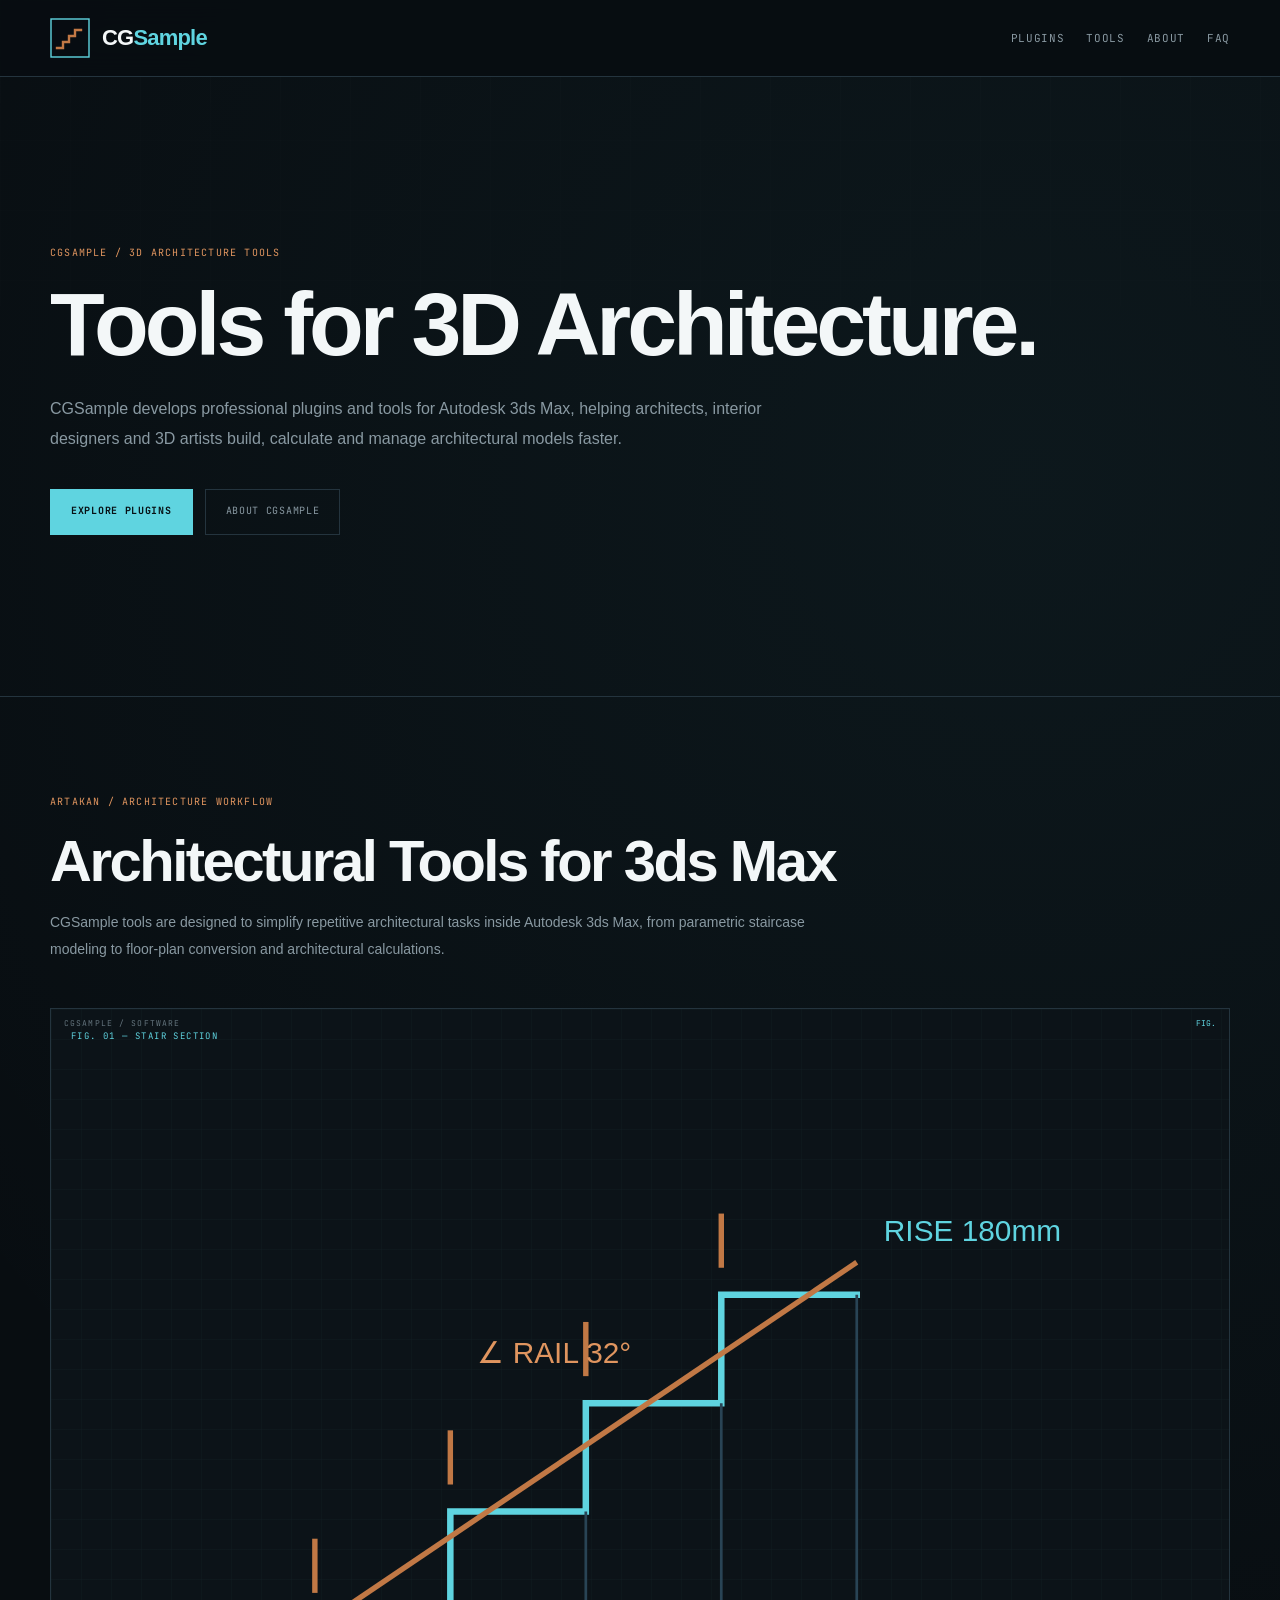
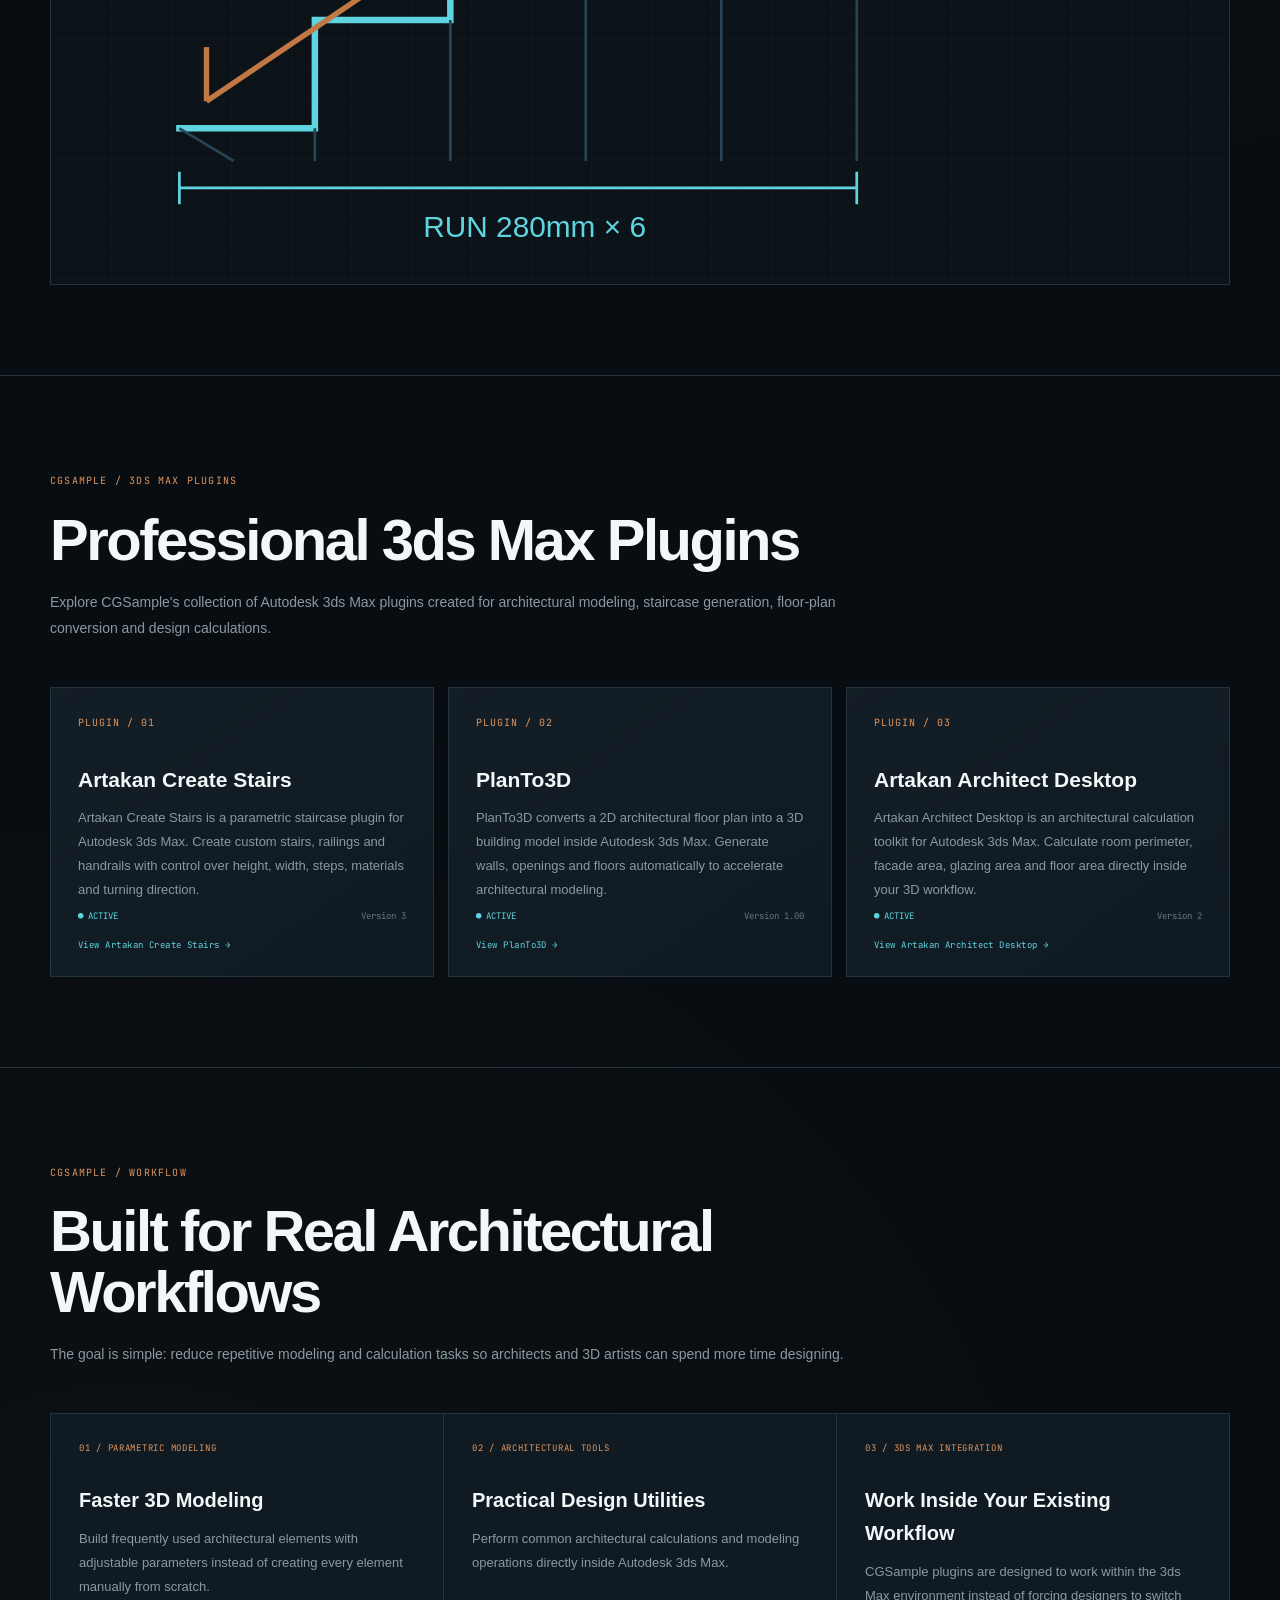
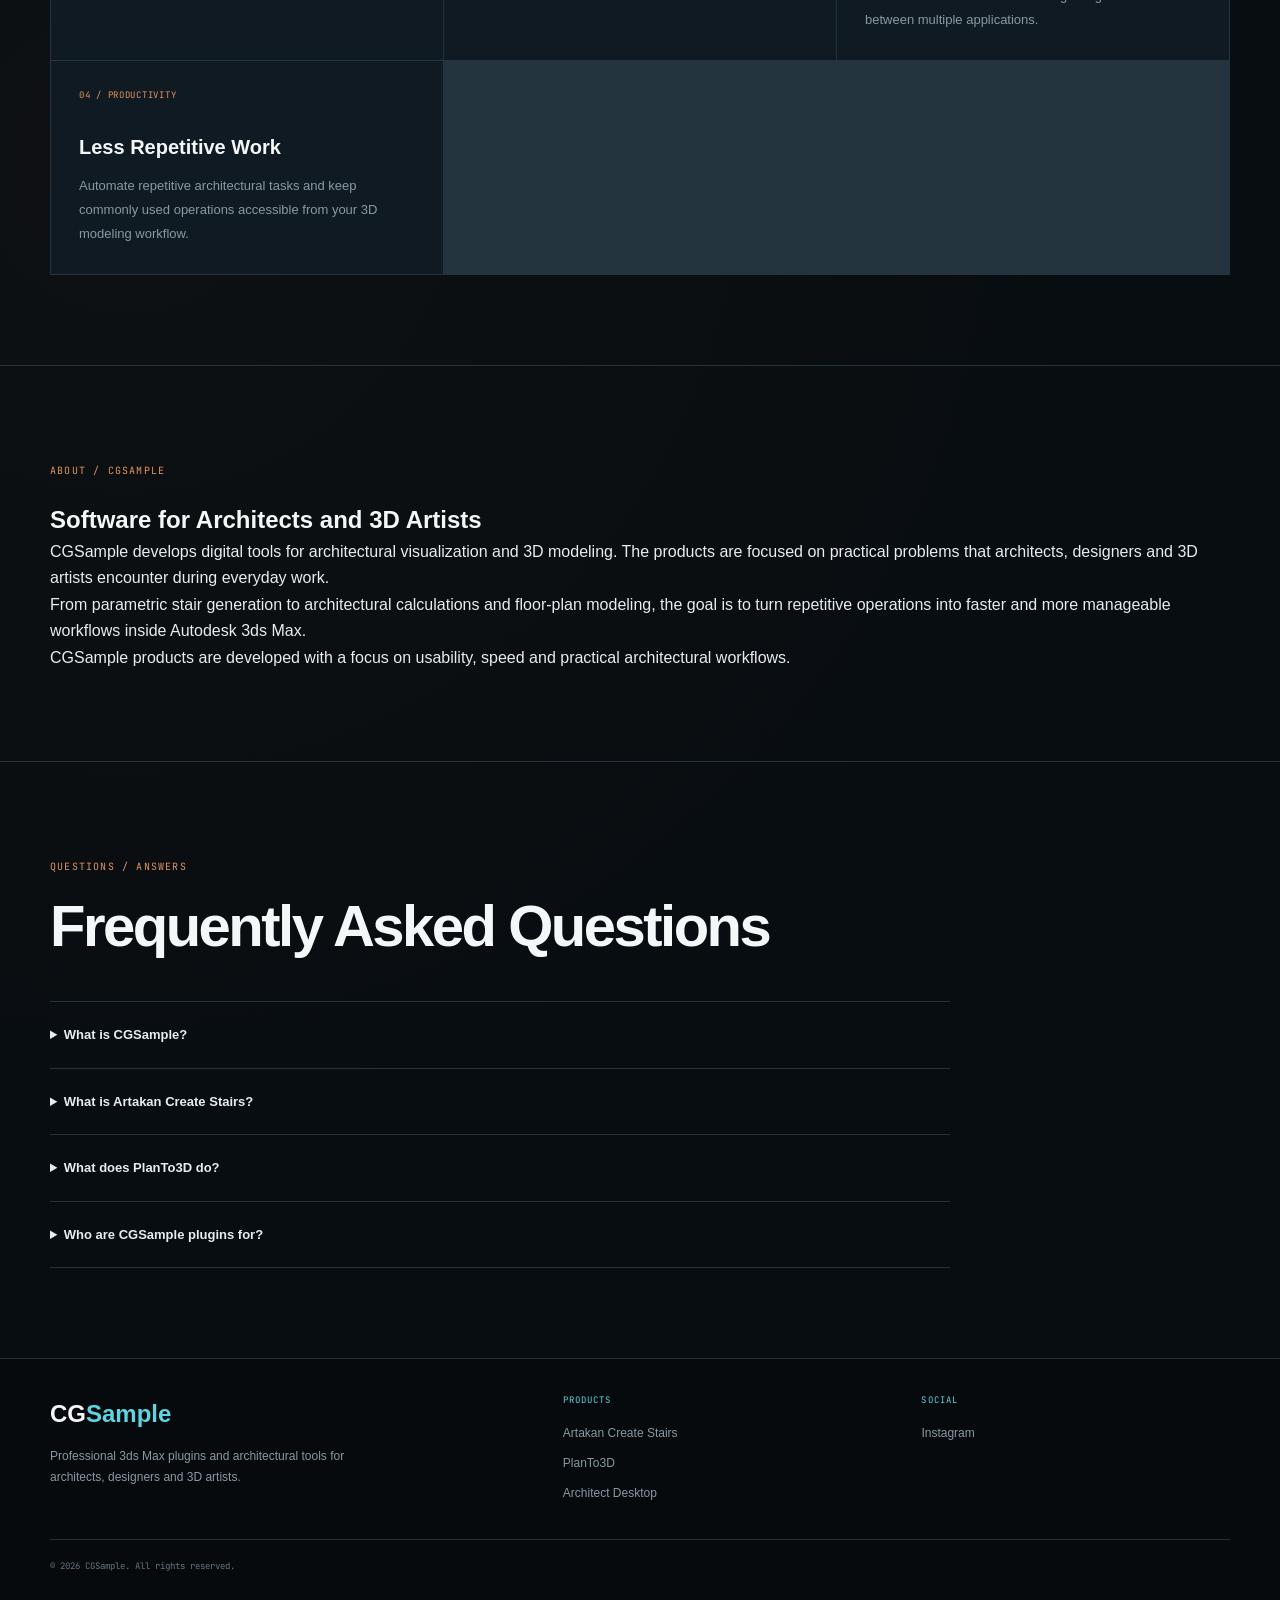
<file: index.html>
<!DOCTYPE html>
<html lang="en" dir="ltr">

<head>

  <!-- =========================
       BASIC SEO
  ========================== -->

  <meta charset="UTF-8">

  <meta
    name="viewport"
    content="width=device-width, initial-scale=1.0"
  >

  <title>
    CGSample — 3ds Max Plugins & Architectural Tools
  </title>

  <meta
    name="description"
    content="CGSample creates professional Autodesk 3ds Max plugins and architectural tools for architects, interior designers and 3D artists. Explore Artakan Create Stairs, PlanTo3D and Architect Desktop."
  >

  <meta
    name="robots"
    content="index, follow, max-image-preview:large, max-snippet:-1, max-video-preview:-1"
  >

  <meta
    name="author"
    content="CGSample"
  >

  <meta
    name="theme-color"
    content="#0b1117"
  >

  <link
    rel="canonical"
    href="https://cgsample.ir/"
  >


  <!-- =========================
       OPEN GRAPH
  ========================== -->

  <meta
    property="og:type"
    content="website"
  >

  <meta
    property="og:title"
    content="CGSample — 3ds Max Plugins & Architectural Tools"
  >

  <meta
    property="og:description"
    content="Professional Autodesk 3ds Max plugins for architecture, 3D modeling and design workflows."
  >

  <meta
    property="og:url"
    content="https://cgsample.ir/"
  >

  <meta
    property="og:site_name"
    content="CGSample"
  >

  <meta
    property="og:locale"
    content="en_US"
  >

  <!-- Replace with your real OG image -->
  <meta
    property="og:image"
    content="https://cgsample.ir/assets/cgsample.jpg"
  >

  <meta
    property="og:image:width"
    content="1200"
  >

  <meta
    property="og:image:height"
    content="630"
  >

  <meta
    property="og:image:alt"
    content="CGSample — Autodesk 3ds Max Plugins and Architectural Tools"
  >


  <!-- =========================
       TWITTER / X CARD
  ========================== -->

  <meta
    name="twitter:card"
    content="summary_large_image"
  >

  <meta
    name="twitter:title"
    content="CGSample — 3ds Max Plugins & Architectural Tools"
  >

  <meta
    name="twitter:description"
    content="Professional Autodesk 3ds Max plugins for architects, designers and 3D artists."
  >

  <meta
    name="twitter:image"
    content="https://cgsample.ir/assets/images/og-image.jpg"
  >


  <!-- =========================
       FAVICON
  ========================== -->

<link rel="icon" href="/assets/favicon.ico" sizes="any">
<link rel="icon" type="image/png" sizes="32x32" href="/assets/favicon-32.png">
<link rel="apple-touch-icon" sizes="180x180" href="/assets/favicon-180.png">


  <!-- =========================
       PRECONNECT / FONTS
  ========================== -->

  <link
    rel="preconnect"
    href="https://fonts.googleapis.com"
  >

  <link
    rel="preconnect"
    href="https://fonts.gstatic.com"
    crossorigin
  >

  <link
    href="https://fonts.googleapis.com/css2?family=JetBrains+Mono:wght@400;500;600;700&display=swap"
    rel="stylesheet"
  >


  <!-- =========================
       STRUCTURED DATA
  ========================== -->

  <script type="application/ld+json">
  {
    "@context": "https://schema.org",
    "@type": "Organization",
    "@id": "https://cgsample.ir/#organization",
    "name": "CGSample",
    "url": "https://cgsample.ir/",
    "logo": {
      "@type": "ImageObject",
      "url": "https://cgsample.ir/assets/images/logo.png"
    },
    "description": "CGSample creates professional Autodesk 3ds Max plugins and architectural tools for architects, interior designers and 3D artists."
  }
  </script>


  <script type="application/ld+json">
  {
    "@context": "https://schema.org",
    "@type": "WebSite",
    "@id": "https://cgsample.ir/#website",
    "url": "https://cgsample.ir/",
    "name": "CGSample",
    "publisher": {
      "@id": "https://cgsample.ir/#organization"
    }
  }
  </script>
<link rel="stylesheet" href="assets/style.css">
</head>


<body>


  <!-- =========================
       HEADER
  ========================== -->

  <header>

    <div class="container nav">

       <a href="/" class="tb-brand" aria-label="CGSample Home"><svg class="tb-mark" viewBox="0 0 40 40" fill="none" aria-hidden="true"><rect x="1" y="1" width="38" height="38" stroke="#5fd4e0" stroke-width="1.4"/><path d="M7 30h6v-6h6v-6h6v-6h6" stroke="#c17845" stroke-width="2.4" stroke-linecap="square"/></svg><span class="logo">CG<span>Sample</span></span></a>


      <nav aria-label="Main navigation">

        <a href="#plugins">
          Plugins
        </a>

        <a href="#tools">
          Tools
        </a>

        <a href="#about">
          About
        </a>

        <a href="#faq">
          FAQ
        </a>

      </nav>

    </div>

  </header>


  <main>


    <!-- =========================
         HERO
    ========================== -->

    <section class="hero">

      <div class="container">

        <span class="eyebrow">
          CGSAMPLE / 3D ARCHITECTURE TOOLS
        </span>

        <h1>
          Tools for
          <span>3D Architecture.</span>
        </h1>

        <p class="hero-description">
          CGSample develops professional plugins and tools for Autodesk
          3ds Max, helping architects, interior designers and 3D artists
          build, calculate and manage architectural models faster.
        </p>

        <div class="hero-actions">

          <a
            href="#plugins"
            class="btn btn-primary"
          >
            Explore Plugins
          </a>

          <a
            href="#about"
            class="btn btn-secondary"
          >
            About CGSample
          </a>

        </div>

      </div>

    </section>


    <!-- =========================
         STAIR SECTION
    ========================== -->

    <section
      id="tools"
      aria-labelledby="tools-title"
    >

      <div class="container">

        <div class="section-header">

          <span class="eyebrow">
            ARTAKAN / ARCHITECTURE WORKFLOW
          </span>

          <h2 id="tools-title">
            Architectural Tools for 3ds Max
          </h2>

          <p class="section-description">
            CGSample tools are designed to simplify repetitive architectural
            tasks inside Autodesk 3ds Max, from parametric staircase modeling
            to floor-plan conversion and architectural calculations.
          </p>

        </div>


        <div class="blueprint-card">

          <span class="tag">
            FIG. 01 — STAIR SECTION
          </span>

          <svg
            class="stair-draw"
            viewBox="0 0 420 300"
            fill="none"
            xmlns="http://www.w3.org/2000/svg"
            role="img"
            aria-labelledby="stair-drawing-title stair-drawing-desc"
          >

            <title id="stair-drawing-title">
              Parametric staircase section drawing
            </title>

            <desc id="stair-drawing-desc">
              Technical staircase section showing six steps,
              a 280 millimeter run, a 180 millimeter rise and
              a 32 degree railing angle.
            </desc>

            <path
              d="M40 250 H90 V210 H140 V170 H190 V130 H240 V90 H290"
              stroke="#5fd4e0"
              stroke-width="2.4"
              stroke-linecap="square"
            />

            <path
              d="M40 250 L60 262
                 M90 250 L90 262
                 M140 210 L140 262
                 M190 170 L190 262
                 M240 130 L240 262
                 M290 90 L290 262"
              stroke="#294455"
              stroke-width="1"
            />

            <path
              d="M50 240 L290 78"
              stroke="#c17845"
              stroke-width="2"
            />

            <line
              x1="50"
              y1="240"
              x2="50"
              y2="220"
              stroke="#c17845"
              stroke-width="2"
            />

            <line
              x1="90"
              y1="200"
              x2="90"
              y2="180"
              stroke="#c17845"
              stroke-width="2"
            />

            <line
              x1="140"
              y1="160"
              x2="140"
              y2="140"
              stroke="#c17845"
              stroke-width="2"
            />

            <line
              x1="190"
              y1="120"
              x2="190"
              y2="100"
              stroke="#c17845"
              stroke-width="2"
            />

            <line
              x1="240"
              y1="80"
              x2="240"
              y2="60"
              stroke="#c17845"
              stroke-width="2"
            />

            <line
              x1="40"
              y1="272"
              x2="290"
              y2="272"
              stroke="#5fd4e0"
              stroke-width="1"
            />

            <line
              x1="40"
              y1="266"
              x2="40"
              y2="278"
              stroke="#5fd4e0"
              stroke-width="1"
            />

            <line
              x1="290"
              y1="266"
              x2="290"
              y2="278"
              stroke="#5fd4e0"
              stroke-width="1"
            />

            <text
              class="dim-text"
              x="130"
              y="290"
              fill="#5fd4e0"
              font-size="11"
            >
              RUN 280mm × 6
            </text>

            <text
              class="dim-text"
              x="300"
              y="70"
              fill="#5fd4e0"
              font-size="11"
            >
              RISE 180mm
            </text>

            <text
              class="dim-text"
              x="150"
              y="115"
              fill="#e0955f"
              font-size="11"
            >
              ∠ RAIL 32°
            </text>

          </svg>

        </div>

      </div>

    </section>


    <!-- =========================
         PLUGINS
    ========================== -->

    <section
      id="plugins"
      aria-labelledby="plugins-title"
    >

      <div class="container">

        <div class="section-header">

          <span class="eyebrow">
            CGSAMPLE / 3DS MAX PLUGINS
          </span>

          <h2 id="plugins-title">
            Professional 3ds Max Plugins
          </h2>

          <p class="section-description">
            Explore CGSample's collection of Autodesk 3ds Max plugins
            created for architectural modeling, staircase generation,
            floor-plan conversion and design calculations.
          </p>

        </div>


        <div class="grid-3">


          <!-- CREATE STAIRS -->

          <article class="card">

            <span class="num">
              PLUGIN / 01
            </span>

            <h3>
              <a href="/plugin/artakan-create-stairs">
                Artakan Create Stairs
              </a>
            </h3>

            <p>
              Artakan Create Stairs is a parametric staircase plugin
              for Autodesk 3ds Max. Create custom stairs, railings
              and handrails with control over height, width, steps,
              materials and turning direction.
            </p>

            <div class="plugin-meta">

              <span
                class="status"
                aria-label="Plugin status: active"
              >
                ● ACTIVE
              </span>

              <span class="version">
                Version 3
              </span>

            </div>

            <a
              href="/plugin/artakan-create-stairs"
              class="card-link"
              aria-label="View Artakan Create Stairs"
            >
              View Artakan Create Stairs →
            </a>

          </article>


          <!-- PLANTO3D -->

          <article class="card">

            <span class="num">
              PLUGIN / 02
            </span>

            <h3>
              <a href="/plugin/planto3d">
                PlanTo3D
              </a>
            </h3>

            <p>
              PlanTo3D converts a 2D architectural floor plan into
              a 3D building model inside Autodesk 3ds Max. Generate
              walls, openings and floors automatically to accelerate
              architectural modeling.
            </p>

            <div class="plugin-meta">

              <span
                class="status"
                aria-label="Plugin status: active"
              >
                ● ACTIVE
              </span>

              <span class="version">
                Version 1.00
              </span>

            </div>

            <a
              href="/plugin/planto3d"
              class="card-link"
              aria-label="View PlanTo3D"
            >
              View PlanTo3D →
            </a>

          </article>


          <!-- ARCHITECT DESKTOP -->

          <article class="card">

            <span class="num">
              PLUGIN / 03
            </span>

            <h3>
              <a href="/plugin/artakan-architect-desktop">
                Artakan Architect Desktop
              </a>
            </h3>

            <p>
              Artakan Architect Desktop is an architectural
              calculation toolkit for Autodesk 3ds Max. Calculate
              room perimeter, facade area, glazing area and floor
              area directly inside your 3D workflow.
            </p>

            <div class="plugin-meta">

              <span
                class="status"
                aria-label="Plugin status: active"
              >
                ● ACTIVE
              </span>

              <span class="version">
                Version 2
              </span>

            </div>

            <a
              href="/plugin/artakan-architect-desktop"
              class="card-link"
              aria-label="View Artakan Architect Desktop"
            >
              View Artakan Architect Desktop →
            </a>

          </article>


        </div>

      </div>

    </section>


    <!-- =========================
         WHY CGSAMPLE
    ========================== -->

    <section aria-labelledby="workflow-title">

      <div class="container">

        <div class="section-header">

          <span class="eyebrow">
            CGSAMPLE / WORKFLOW
          </span>

          <h2 id="workflow-title">
            Built for Real Architectural Workflows
          </h2>

          <p class="section-description">
            The goal is simple: reduce repetitive modeling and calculation
            tasks so architects and 3D artists can spend more time designing.
          </p>

        </div>


        <div class="feature-grid">

          <article class="feature">

            <span class="feature-number">
              01 / PARAMETRIC MODELING
            </span>

            <h3>
              Faster 3D Modeling
            </h3>

            <p>
              Build frequently used architectural elements with
              adjustable parameters instead of creating every element
              manually from scratch.
            </p>

          </article>


          <article class="feature">

            <span class="feature-number">
              02 / ARCHITECTURAL TOOLS
            </span>

            <h3>
              Practical Design Utilities
            </h3>

            <p>
              Perform common architectural calculations and modeling
              operations directly inside Autodesk 3ds Max.
            </p>

          </article>


          <article class="feature">

            <span class="feature-number">
              03 / 3DS MAX INTEGRATION
            </span>

            <h3>
              Work Inside Your Existing Workflow
            </h3>

            <p>
              CGSample plugins are designed to work within the
              3ds Max environment instead of forcing designers
              to switch between multiple applications.
            </p>

          </article>


          <article class="feature">

            <span class="feature-number">
              04 / PRODUCTIVITY
            </span>

            <h3>
              Less Repetitive Work
            </h3>

            <p>
              Automate repetitive architectural tasks and keep
              commonly used operations accessible from your
              3D modeling workflow.
            </p>

          </article>

        </div>

      </div>

    </section>


    <!-- =========================
         ABOUT
    ========================== -->

    <section
      id="about"
      aria-labelledby="about-title"
    >

      <div class="container">

        <div class="about-grid">

          <div>

            <span class="eyebrow">
              ABOUT / CGSAMPLE
            </span>

            <h2 id="about-title">
              Software for Architects and 3D Artists
            </h2>

          </div>


          <div class="about-text">

            <p>
              CGSample develops digital tools for architectural
              visualization and 3D modeling. The products are
              focused on practical problems that architects,
              designers and 3D artists encounter during everyday work.
            </p>

            <p>
              From parametric stair generation to architectural
              calculations and floor-plan modeling, the goal is to
              turn repetitive operations into faster and more
              manageable workflows inside Autodesk 3ds Max.
            </p>

            <p>
              CGSample products are developed with a focus on
              usability, speed and practical architectural workflows.
            </p>

          </div>

        </div>

      </div>

    </section>


    <!-- =========================
         FAQ
    ========================== -->

    <section
      id="faq"
      aria-labelledby="faq-title"
    >

      <div class="container">

        <div class="section-header">

          <span class="eyebrow">
            QUESTIONS / ANSWERS
          </span>

          <h2 id="faq-title">
            Frequently Asked Questions
          </h2>

        </div>


        <div class="faq">

          <details>

            <summary>
              What is CGSample?
            </summary>

            <p>
              CGSample is a software and digital tools brand focused
              on Autodesk 3ds Max plugins and architectural workflows
              for architects, designers and 3D artists.
            </p>

          </details>


          <details>

            <summary>
              What is Artakan Create Stairs?
            </summary>

            <p>
              Artakan Create Stairs is a parametric staircase plugin
              for Autodesk 3ds Max that helps users create stairs,
              railings and handrails with adjustable parameters.
            </p>

          </details>


          <details>

            <summary>
              What does PlanTo3D do?
            </summary>

            <p>
              PlanTo3D is designed to convert 2D architectural floor
              plans into 3D building elements such as walls, openings
              and floors inside Autodesk 3ds Max.
            </p>

          </details>


          <details>

            <summary>
              Who are CGSample plugins for?
            </summary>

            <p>
              CGSample plugins are designed primarily for architects,
              interior designers, architectural visualization artists,
              3D modelers and other Autodesk 3ds Max users.
            </p>

          </details>


        </div>

      </div>

    </section>


  </main>


  <!-- =========================
       FOOTER
  ========================== -->

  <footer>

    <div class="container">

      <div class="footer-grid">


        <div class="footer-brand">

          <h2>
            CG<span style="color:#5fd4e0;">Sample</span>
          </h2>

          <p>
            Professional 3ds Max plugins and architectural tools
            for architects, designers and 3D artists.
          </p>

        </div>


        <div class="footer-column">

          <h3>
            PRODUCTS
          </h3>

          <a href="/plugin/artakan-create-stairs">
            Artakan Create Stairs
          </a>

          <a href="/plugin/planto3d">
            PlanTo3D
          </a>

          <a href="/plugin/artakan-architect-desktop">
            Architect Desktop
          </a>

        </div>


        <div class="footer-column">

          <h3>
            SOCIAL
          </h3>

          <a
            href="https://www.instagram.com/cgsample/"
            class="social-link"
            aria-label="CGSample on Instagram"
            rel="noopener"
          >
            Instagram
          </a>

        </div>


      </div>


      <div class="copyright">

        © 2026 CGSample. All rights reserved.

      </div>

    </div>

  </footer>


  <!-- =========================
       FAQ STRUCTURED DATA
  ========================== -->

  <script type="application/ld+json">
  {
    "@context": "https://schema.org",
    "@type": "FAQPage",
    "mainEntity": [
      {
        "@type": "Question",
        "name": "What is CGSample?",
        "acceptedAnswer": {
          "@type": "Answer",
          "text": "CGSample is a software and digital tools brand focused on Autodesk 3ds Max plugins and architectural workflows for architects, designers and 3D artists."
        }
      },
      {
        "@type": "Question",
        "name": "What is Artakan Create Stairs?",
        "acceptedAnswer": {
          "@type": "Answer",
          "text": "Artakan Create Stairs is a parametric staircase plugin for Autodesk 3ds Max that helps users create stairs, railings and handrails with adjustable parameters."
        }
      },
      {
        "@type": "Question",
        "name": "What does PlanTo3D do?",
        "acceptedAnswer": {
          "@type": "Answer",
          "text": "PlanTo3D is designed to convert 2D architectural floor plans into 3D building elements such as walls, openings and floors inside Autodesk 3ds Max."
        }
      },
      {
        "@type": "Question",
        "name": "Who are CGSample plugins for?",
        "acceptedAnswer": {
          "@type": "Answer",
          "text": "CGSample plugins are designed primarily for architects, interior designers, architectural visualization artists, 3D modelers and other Autodesk 3ds Max users."
        }
      }
    ]
  }
  </script>


</body>
</html>
</file>
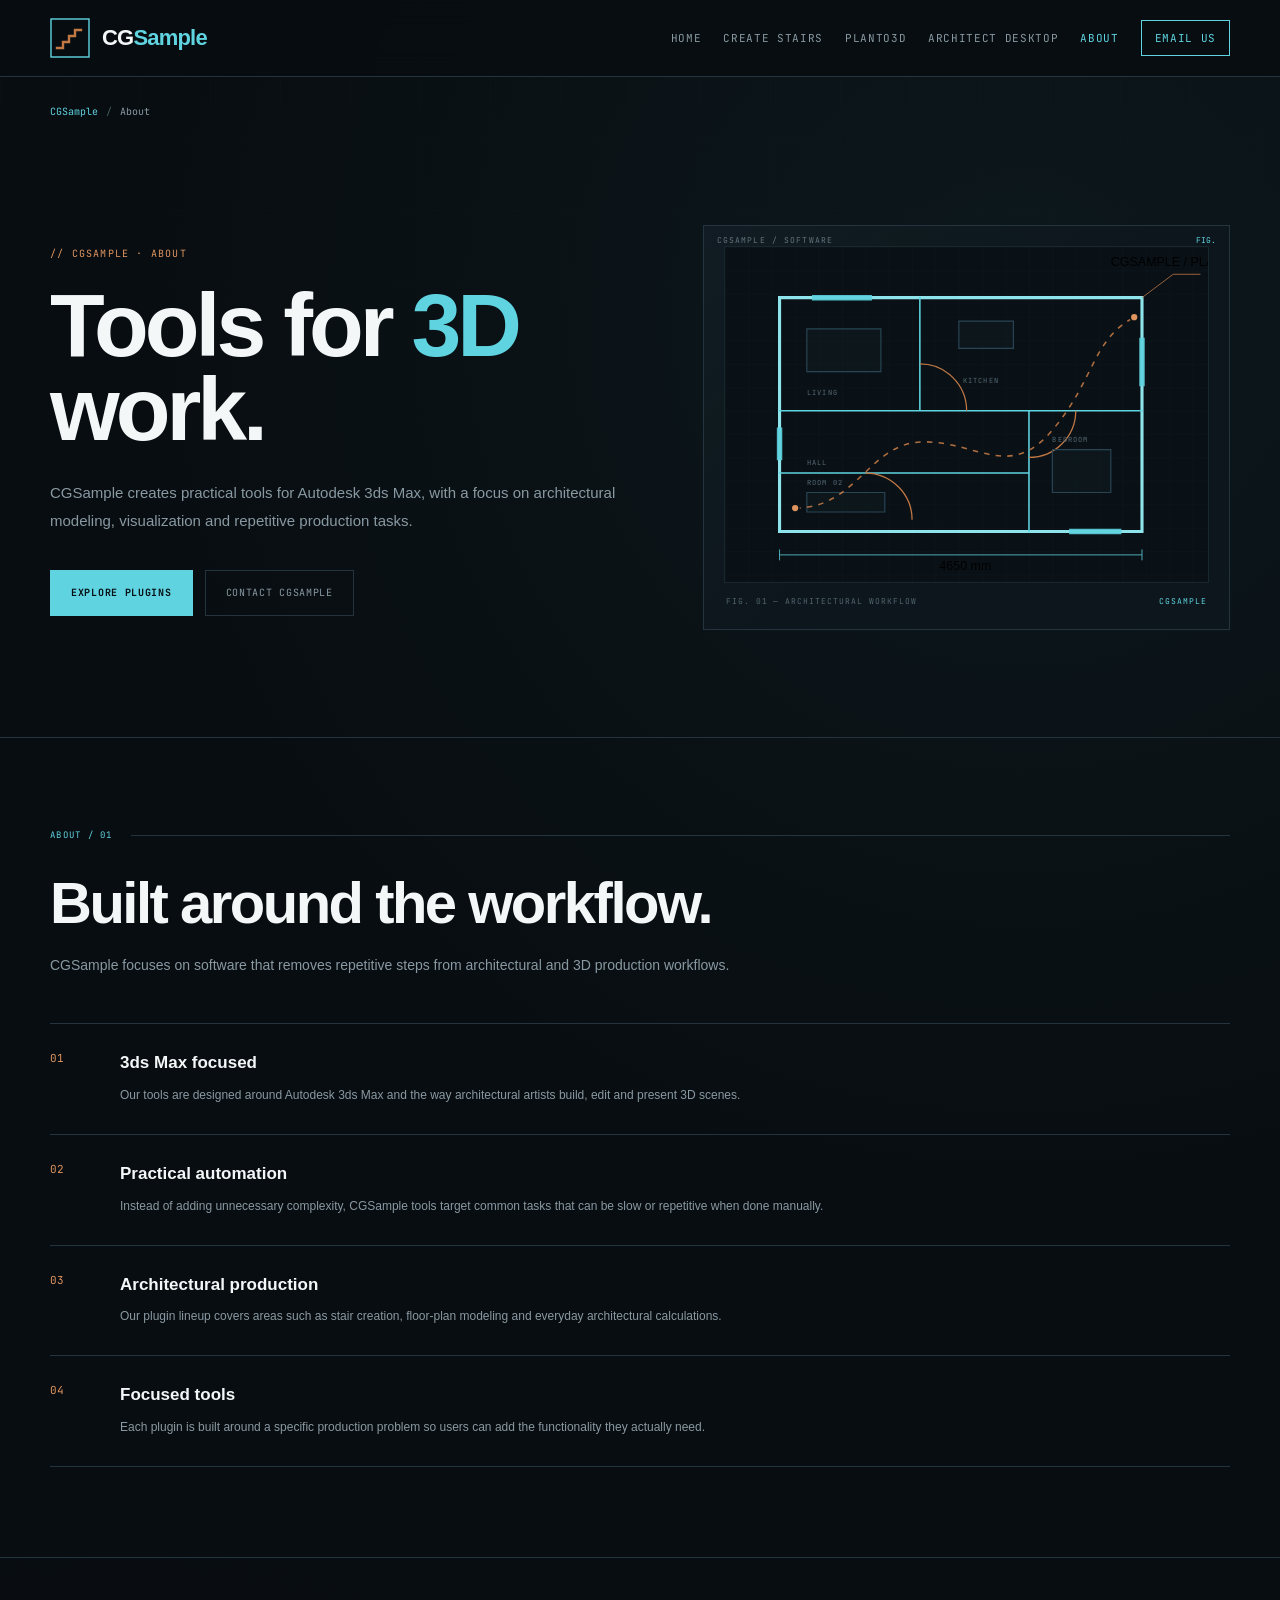
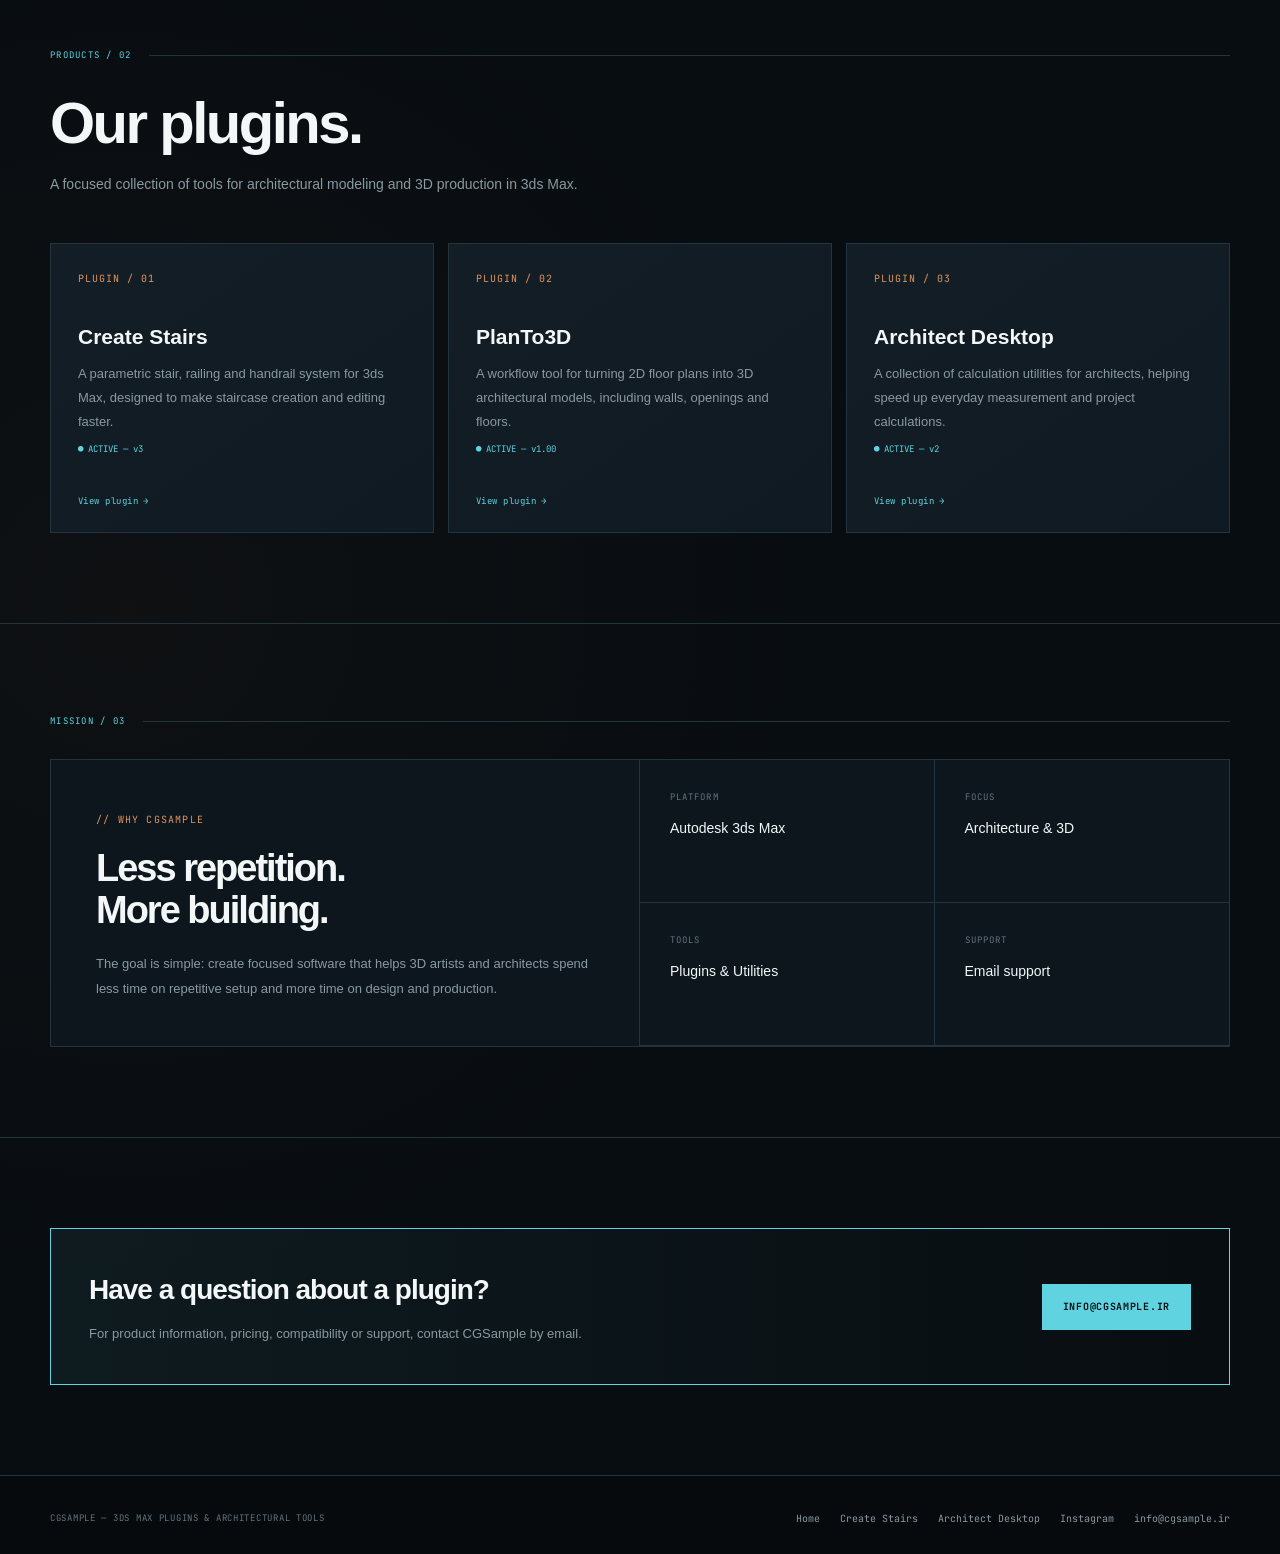
<file: about.html>
<!DOCTYPE html>
<html lang="en" dir="ltr">
<head>
  <meta charset="UTF-8">
  <meta name="viewport" content="width=device-width, initial-scale=1.0">
  <title>About CGSample | 3ds Max Plugins & Architectural Tools</title>
  <meta name="description" content="Learn about CGSample, a developer of 3ds Max plugins and architectural workflow tools including Create Stairs, PlanTo3D and Architect Desktop.">
  <meta name="author" content="CGSample">
  <meta name="robots" content="index, follow, max-image-preview:large">
  <meta name="theme-color" content="#080d11">
  <link rel="canonical" href="https://cgsample.ir/about">
  <link rel="icon" href="assets/favicon.ico" sizes="any">
  <link rel="icon" type="image/png" sizes="32x32" href="assets/favicon-32.png">
  <link rel="apple-touch-icon" sizes="180x180" href="assets/favicon-180.png">
  <link rel="stylesheet" href="assets/style.css">
  <meta property="og:type" content="website">
  <meta property="og:title" content="About CGSample | 3ds Max Plugins & Architectural Tools">
  <meta property="og:description" content="CGSample develops practical 3ds Max plugins and architectural workflow tools for artists, architects and designers.">
  <meta property="og:url" content="https://cgsample.ir/about">
  <meta property="og:site_name" content="CGSample">
  <meta property="og:image" content="https://cgsample.ir/assets/about.jpg">
  <meta property="og:image:alt" content="CGSample — 3ds Max plugins and architectural tools">
  <meta name="twitter:card" content="summary_large_image">
  <meta name="twitter:title" content="About CGSample | 3ds Max Plugins & Architectural Tools">
  <meta name="twitter:description" content="CGSample develops practical 3ds Max plugins and architectural workflow tools.">
  <meta name="twitter:image" content="https://cgsample.ir/assets/og-image.jpg">
  <script type="application/ld+json">{"@context":"https://schema.org","@type":"Organization","name":"CGSample","url":"https://cgsample.ir/","logo":"https://cgsample.ir/assets/favicon-180.png","email":"info@cgsample.ir","sameAs":["https://www.instagram.com/cgsample/"]}</script>
  <script type="application/ld+json">{"@context":"https://schema.org","@type":"WebPage","name":"About CGSample","url":"https://cgsample.ir/about","description":"About CGSample and its 3ds Max plugins and architectural workflow tools.","isPartOf":{"@type":"WebSite","name":"CGSample","url":"https://cgsample.ir/"}}</script>
</head>
<body>
<header class="titleblock">
  <div class="wrap tb-row">
    <a href="/" class="tb-brand" aria-label="CGSample Home"><svg class="tb-mark" viewBox="0 0 40 40" fill="none" aria-hidden="true"><rect x="1" y="1" width="38" height="38" stroke="#5fd4e0" stroke-width="1.4"/><path d="M7 30h6v-6h6v-6h6v-6h6" stroke="#c17845" stroke-width="2.4" stroke-linecap="square"/></svg><span class="logo">CG<span>Sample</span></span></a>
    <nav class="tb-nav" aria-label="Main navigation"><a href="/">Home</a><a href="/plugin/artakan-create-stairs">Create Stairs</a><a href="/plugin/planto3d">PlanTo3D</a><a href="/plugin/artakan-architect-desktop">Architect Desktop</a><a href="/about" class="active">About</a><a href="mailto:info@cgsample.ir" class="tb-cta">Email us</a></nav>
  </div>
</header>

<main>
  <div class="wrap breadcrumb"><a href="/">CGSample</a><span>/</span>About</div>

  <section class="hero">
    <div class="wrap hero-grid">
      <div>
        <span class="eyebrow">// CGSAMPLE · ABOUT</span>
        <h1>Tools for <em>3D</em> work.</h1>
        <p class="lead">CGSample creates practical tools for Autodesk 3ds Max, with a focus on architectural modeling, visualization and repetitive production tasks.</p>
        <div class="hero-actions"><a href="/plugin/artakan-create-stairs" class="btn btn-primary">Explore plugins</a><a href="mailto:info@cgsample.ir" class="btn btn-ghost">Contact CGSample</a></div>
      </div>
      <div class="shot" aria-label="CGSample architectural workflow illustration">
        <svg class="floor-plan" viewBox="0 0 620 430" role="img" aria-labelledby="about-plan-title about-plan-desc">
          <title id="about-plan-title">Architectural floor plan by CGSample</title>
          <desc id="about-plan-desc">A stylized architectural floor plan showing rooms, walls, doors, dimensions and a highlighted workflow path.</desc>
          <defs><pattern id="aboutGrid" width="30" height="30" patternUnits="userSpaceOnUse"><path d="M30 0H0V30" class="plan-grid" fill="none"/></pattern></defs>
          <rect width="620" height="430" fill="url(#aboutGrid)"/>
          <path class="plan-heavy" d="M70 65H535V365H70Z"/>
          <path class="plan-walls" d="M250 65V210M250 210H535M70 210H250M390 210V365M70 290H390"/>
          <path class="plan-windows" d="M115 65H185M445 365H505M535 120V175M70 235V270"/>
          <path class="plan-doors" d="M250 150A60 60 0 0 1 310 210M390 270A60 60 0 0 0 450 210M180 290A60 60 0 0 1 240 350"/>
          <path class="plan-furniture" d="M105 105h95v55h-95zM300 95h70v35h-70zM420 260h75v55h-75zM105 315h100v25h-100z"/>
          <text class="plan-labels" x="105" y="190">LIVING</text><text class="plan-labels" x="305" y="175">KITCHEN</text><text class="plan-labels" x="420" y="250">BEDROOM</text><text class="plan-labels" x="105" y="280">HALL</text><text class="plan-labels" x="105" y="305">ROOM 02</text>
          <path class="plan-route" d="M90 335C170 335 185 250 255 250S365 300 420 235 470 120 525 90"/>
          <circle class="plan-markers" cx="90" cy="335" r="5"/><circle class="plan-markers" cx="525" cy="90" r="5"/>
          <path class="plan-dimensions" d="M70 395H535M70 388V402M535 388V402"/><text x="275" y="415">4650 mm</text>
          <path class="plan-note" d="M535 65L575 35H610"/><text class="plan-note-text" x="495" y="25">CGSAMPLE / PLAN</text>
        </svg>
        <div class="shot-caption"><span>FIG. 01 — ARCHITECTURAL WORKFLOW</span><span>CGSAMPLE</span></div>
      </div>
    </div>
  </section>

  <section>
    <div class="wrap">
      <div class="dim"><span class="dim-label">ABOUT / 01</span></div>
      <div class="section-head"><h2>Built around the workflow.</h2><p>CGSample focuses on software that removes repetitive steps from architectural and 3D production workflows.</p></div>
      <div class="feature-list">
        <div class="feature"><span class="idx">01</span><div><h3>3ds Max focused</h3><p>Our tools are designed around Autodesk 3ds Max and the way architectural artists build, edit and present 3D scenes.</p></div></div>
        <div class="feature"><span class="idx">02</span><div><h3>Practical automation</h3><p>Instead of adding unnecessary complexity, CGSample tools target common tasks that can be slow or repetitive when done manually.</p></div></div>
        <div class="feature"><span class="idx">03</span><div><h3>Architectural production</h3><p>Our plugin lineup covers areas such as stair creation, floor-plan modeling and everyday architectural calculations.</p></div></div>
        <div class="feature"><span class="idx">04</span><div><h3>Focused tools</h3><p>Each plugin is built around a specific production problem so users can add the functionality they actually need.</p></div></div>
      </div>
    </div>
  </section>

  <section>
    <div class="wrap">
      <div class="dim"><span class="dim-label">PRODUCTS / 02</span></div>
      <div class="section-head"><h2>Our plugins.</h2><p>A focused collection of tools for architectural modeling and 3D production in 3ds Max.</p></div>
      <div class="grid-3">
        <article class="card"><span class="num">PLUGIN / 01</span><h3>Create Stairs</h3><p>A parametric stair, railing and handrail system for 3ds Max, designed to make staircase creation and editing faster.</p><span class="status">● ACTIVE — v3</span><a href="/plugin/artakan-create-stairs" class="card-link">View plugin →</a></article>
        <article class="card"><span class="num">PLUGIN / 02</span><h3>PlanTo3D</h3><p>A workflow tool for turning 2D floor plans into 3D architectural models, including walls, openings and floors.</p><span class="status">● ACTIVE — v1.00</span><a href="/plugin/planto3d" class="card-link">View plugin →</a></article>
        <article class="card"><span class="num">PLUGIN / 03</span><h3>Architect Desktop</h3><p>A collection of calculation utilities for architects, helping speed up everyday measurement and project calculations.</p><span class="status">● ACTIVE — v2</span><a href="/plugin/artakan-architect-desktop" class="card-link">View plugin →</a></article>
      </div>
    </div>
  </section>

  <section>
    <div class="wrap">
      <div class="dim"><span class="dim-label">MISSION / 03</span></div>
      <div class="technical">
        <div class="tech-copy"><span class="eyebrow">// WHY CGSAMPLE</span><h2>Less repetition.<br>More building.</h2><p>The goal is simple: create focused software that helps 3D artists and architects spend less time on repetitive setup and more time on design and production.</p></div>
        <div class="tech-specs"><div class="spec"><span class="spec-label">PLATFORM</span><strong>Autodesk 3ds Max</strong></div><div class="spec"><span class="spec-label">FOCUS</span><strong>Architecture &amp; 3D</strong></div><div class="spec"><span class="spec-label">TOOLS</span><strong>Plugins &amp; Utilities</strong></div><div class="spec"><span class="spec-label">SUPPORT</span><strong>Email support</strong></div></div>
      </div>
    </div>
  </section>

  <section>
    <div class="wrap"><div class="cta-band"><div><h3>Have a question about a plugin?</h3><p>For product information, pricing, compatibility or support, contact CGSample by email.</p></div><a href="mailto:info@cgsample.ir?subject=CGSample%20Question" class="btn btn-primary">info@cgsample.ir</a></div></div>
  </section>
</main>

<footer>
  <div class="wrap foot-row"><span class="mono">CGSAMPLE — 3DS MAX PLUGINS &amp; ARCHITECTURAL TOOLS</span><div class="foot-links"><a href="/">Home</a><a href="/plugin/artakan-create-stairs">Create Stairs</a><a href="/plugin/artakan-architect-desktop">Architect Desktop</a><a href="https://www.instagram.com/cgsample/" target="_blank" rel="noopener">Instagram</a><a href="mailto:info@cgsample.ir">info@cgsample.ir</a></div></div>
</footer>
</body>
</html>
</file>
<file: assets/style.css>
@import url("https://fonts.googleapis.com/css2?family=JetBrains+Mono:wght@400;500;600;700&display=swap");

:root{
  --bg:#080d11;
  --bg-soft:#0c1318;
  --panel:#0d161c;
  --card:#101a22;
  --line:#24343e;
  --line-soft:#18262e;
  --cyan:#5fd4e0;
  --cyan-soft:rgba(95,212,224,.12);
  --orange:#c17845;
  --orange-light:#e0955f;
  --text:#e5edf0;
  --muted:#8999a2;
  --muted-2:#64747d;
  --white:#f3f7f8;
  --green:#72d8a0;
  --max:1180px;
}

*{box-sizing:border-box;margin:0;padding:0}
html{scroll-behavior:smooth}
body{
  background:
    radial-gradient(circle at 80% 10%,rgba(95,212,224,.055),transparent 30%),
    radial-gradient(circle at 10% 70%,rgba(193,120,69,.035),transparent 28%),
    var(--bg);
  color:var(--text);
  font-family:Inter,-apple-system,BlinkMacSystemFont,"Segoe UI",sans-serif;
  line-height:1.65;
}
body::before{
  content:"";
  position:fixed;
  inset:0;
  pointer-events:none;
  opacity:.025;
  background-image:
    linear-gradient(rgba(255,255,255,.5) 1px,transparent 1px),
    linear-gradient(90deg,rgba(255,255,255,.5) 1px,transparent 1px);
  background-size:70px 70px;
  mask-image:linear-gradient(to bottom,black,transparent 80%);
}
a{color:inherit;text-decoration:none}
img{display:block;max-width:100%}
button,input,textarea,select{font:inherit}
.container,.wrap{width:min(calc(100% - 40px),var(--max));margin-inline:auto}

/* ================= HEADER / HOME ================= */
header,.titleblock{
  border-bottom:1px solid var(--line);
  background:rgba(8,13,17,.94);
  backdrop-filter:blur(14px);
  position:sticky;
  top:0;
  z-index:50;
}
.container.nav,.tb-row{
  min-height:76px;
  display:flex;
  align-items:center;
  justify-content:space-between;
  gap:30px;
}
.logo{
  font-size:22px;
  font-weight:800;
  letter-spacing:-.8px;
  color:var(--white);
  white-space:nowrap;
}
.logo span{color:var(--cyan)}
.container.nav nav,.tb-nav{
  display:flex;
  align-items:center;
  gap:22px;
  font-family:"JetBrains Mono",monospace;
  font-size:11px;
  text-transform:uppercase;
  letter-spacing:.06em;
}
.container.nav nav a,.tb-nav a{color:var(--muted);transition:.2s ease}
.container.nav nav a:hover,.tb-nav a:hover,
.tb-nav a.active{color:var(--cyan)}
.tb-brand{
  display:flex;
  align-items:center;
  gap:12px;
  min-width:0;
}
.tb-mark{width:40px;height:40px;flex:0 0 auto}
.tb-name{
  font-size:17px;
  font-weight:700;
  letter-spacing:-1px;
  white-space:nowrap;
}
.tb-name>span{
  display:block;
  color:var(--muted);
  font-size:8px;
  font-weight:400;
  letter-spacing:1.1px;
  margin-top:2px;
}
.tb-cta{
  color:var(--cyan)!important;
  border:1px solid var(--cyan);
  padding:8px 13px;
}
.tb-cta:hover{background:var(--cyan-soft)}

/* ================= COMMON TYPE ================= */
.eyebrow,.dim-label,.num,.status,.mono,.video-meta,.spec-label,.tag,
.plugin-meta,.version,.card-link,.shot-caption{
  font-family:"JetBrains Mono","SFMono-Regular",Consolas,monospace;
}
h1,h2,h3,h4{color:var(--white)}
h1 em{color:var(--cyan);font-style:normal}
.lead,.hero-description,.section-description,.section-head>p{color:var(--muted)}

/* ================= HERO ================= */
.hero{
  min-height:620px;
  display:flex;
  align-items:center;
  padding:80px 0;
  border-bottom:1px solid var(--line);
  position:relative;
  overflow:hidden;
}
.hero-grid{
  display:grid;
  grid-template-columns:1.05fr .95fr;
  gap:70px;
  align-items:center;
}
.eyebrow{
  display:inline-block;
  color:var(--orange-light);
  font-size:10px;
  letter-spacing:.12em;
  margin-bottom:20px;
}
.hero h1{
  font-size:clamp(50px,7vw,90px);
  line-height:.94;
  letter-spacing:-4px;
  margin-bottom:28px;
}
.lead{max-width:680px;font-size:15px;line-height:1.9}
.hero-description{max-width:760px;font-size:16px;line-height:1.9}
.hero-actions{display:flex;flex-wrap:wrap;gap:12px;margin-top:34px}
.btn{
  display:inline-flex;
  align-items:center;
  justify-content:center;
  min-height:46px;
  padding:0 20px;
  border:1px solid var(--line);
  font-family:"JetBrains Mono",monospace;
  font-size:10px;
  text-transform:uppercase;
  letter-spacing:.07em;
  transition:.2s ease;
}
.btn-primary{background:var(--cyan);color:#071014;border-color:var(--cyan);font-weight:700}
.btn-primary:hover{background:transparent;color:var(--cyan)}
.btn-secondary,.btn-ghost{color:var(--muted)}
.btn-secondary:hover,.btn-ghost:hover{color:var(--cyan);border-color:var(--cyan)}

/* ================= BLUEPRINT / SHOT ================= */
.shot,.blueprint-card{
  position:relative;
  border:1px solid var(--line);
  background:
    linear-gradient(135deg,rgba(95,212,224,.035),transparent 50%),
    var(--panel);
  padding:20px;
}
.shot::before,.blueprint-card::before{
  content:"CGSAMPLE / SOFTWARE";
  position:absolute;
  top:9px;
  left:13px;
  color:var(--muted-2);
  font:8px "JetBrains Mono",monospace;
  letter-spacing:.14em;
  z-index:2;
}
.shot::after,.blueprint-card::after{
  content:"FIG.";
  position:absolute;
  right:13px;
  top:9px;
  color:var(--cyan);
  font:8px "JetBrains Mono",monospace;
}
.shot>img{width:100%;height:auto;margin-top:20px;border:1px solid var(--line)}
.blueprint-card{
  background:
    linear-gradient(rgba(95,212,224,.025) 1px,transparent 1px),
    linear-gradient(90deg,rgba(95,212,224,.025) 1px,transparent 1px),
    var(--bg-soft);
  background-size:30px 30px;
}
.blueprint-card .tag{
  display:block;
  color:var(--cyan);
  font-size:9px;
  letter-spacing:1.4px;
  margin-bottom:8px;
}
.stair-draw{width:100%;height:auto;display:block}

/* ================= SVG FLOOR PLAN ================= */
.floor-plan{width:100%;height:auto;display:block;background:#0a1116;border:1px solid var(--line-soft)}
.plan-grid{stroke:#17262e;stroke-width:.6;opacity:.55}
.plan-walls{stroke:var(--cyan);stroke-width:2;stroke-linecap:square;stroke-linejoin:miter}
.plan-heavy{stroke:#8de4eb;stroke-width:4;stroke-linecap:square;fill:none}
.plan-windows{stroke:var(--cyan);stroke-width:7;stroke-linecap:square;opacity:.9}
.plan-doors{stroke:var(--orange);stroke-width:1.6;fill:none}
.plan-furniture{stroke:#294455;stroke-width:1.5;fill:rgba(95,212,224,.025)}
.plan-labels{fill:#536873;font-family:"JetBrains Mono",monospace;font-size:9px;letter-spacing:1.5px}
.plan-dimensions{stroke:var(--cyan);stroke-width:1;fill:none}
.plan-dimensions text{fill:var(--cyan);stroke:none;font-family:"JetBrains Mono",monospace;font-size:10px}
.plan-markers{fill:var(--orange-light);stroke:#0a1116;stroke-width:2;animation:markerPulse 2s ease-in-out infinite}
@keyframes markerPulse{0%,100%{opacity:.35}50%{opacity:1}}
.plan-route{stroke:var(--orange);stroke-width:2;stroke-dasharray:7 8;fill:none;opacity:.9;animation:routeMove 7s linear infinite}
@keyframes routeMove{to{stroke-dashoffset:-120}}
.plan-cursor{fill:var(--orange-light);stroke:#0a1116;stroke-width:3;animation:cursorMove 7s linear infinite}
@keyframes cursorMove{
  0%{transform:translate(0,0)}
  20%{transform:translate(65px,0)}
  42%{transform:translate(185px,-130px)}
  65%{transform:translate(355px,-175px)}
  84%{transform:translate(435px,-235px)}
  100%{transform:translate(475px,-235px)}
}
.plan-note{stroke:var(--orange);stroke-width:1;fill:none}
.plan-note text{stroke:none;fill:var(--orange-light);font-family:"JetBrains Mono",monospace;font-size:9px;letter-spacing:1px}
.shot-caption{display:flex;justify-content:space-between;gap:15px;padding:12px 2px 0;color:#52656f;font-size:8px;letter-spacing:.12em}
.shot-caption span:last-child{color:var(--cyan)}

/* ================= HOME SECTIONS ================= */
section{padding:90px 0;border-bottom:1px solid var(--line)}
.section-header,.section-head{max-width:800px;margin-bottom:45px}
.section-header h2,.section-head h2{
  font-size:clamp(32px,5vw,58px);
  line-height:1.05;
  letter-spacing:-2.5px;
  margin-bottom:18px;
}
.section-description,.section-head>p{font-size:14px;line-height:1.9}
.dim{
  display:flex;
  align-items:center;
  gap:18px;
  margin-bottom:30px;
}
.dim::after{content:"";height:1px;background:var(--line);flex:1}
.dim-label{color:var(--cyan);font-size:9px;letter-spacing:.14em}
.breadcrumb{padding-top:28px;font:10px "JetBrains Mono",monospace;color:var(--muted)}
.breadcrumb a{color:var(--cyan)}
.breadcrumb span{margin:0 8px;color:#455963}

/* ================= CARDS ================= */
.grid-3{display:grid;grid-template-columns:repeat(3,1fr);gap:14px}
.card{
  position:relative;
  min-height:290px;
  padding:27px;
  border:1px solid var(--line);
  background:linear-gradient(145deg,rgba(255,255,255,.015),transparent),var(--card);
  transition:.25s ease;
}
.card:hover{border-color:#38515d;transform:translateY(-3px)}
.card h3{font-size:21px;line-height:1.3;margin-bottom:12px}
.card h3 a:hover{color:var(--cyan)}
.card p{color:var(--muted);font-size:13px;line-height:1.85}
.num{display:block;color:var(--orange-light);font-size:10px;letter-spacing:.1em;margin-bottom:35px}
.plugin-meta{
  position:absolute;
  left:27px;
  right:27px;
  bottom:52px;
  display:flex;
  justify-content:space-between;
  gap:15px;
  font-size:9px;
}
.status{color:var(--cyan)}
.version{color:var(--muted-2)}
.card .status{
  position:static;
  font-size:9px;
}
.card-link{
  position:absolute;
  left:27px;
  bottom:23px;
  color:var(--cyan);
  font-size:9px;
  letter-spacing:.05em;
}
.card-link:hover{color:var(--orange-light)}
.feature-grid{display:grid;grid-template-columns:repeat(3,1fr);gap:1px;background:var(--line);border:1px solid var(--line)}
.feature{
  padding:28px;
  background:var(--card);
}
.feature-number{display:block;color:var(--orange-light);font:9px "JetBrains Mono",monospace;letter-spacing:.08em;margin-bottom:30px}
.feature h3{font-size:20px;margin-bottom:10px}
.feature p{color:var(--muted);font-size:13px;line-height:1.85}

/* ================= FEATURE LIST ================= */
.feature-list{
  border-top:1px solid var(--line);
}
.feature-list>.feature{
  display:grid;
  grid-template-columns:50px 1fr;
  gap:20px;
  padding:27px 0;
  border-bottom:1px solid var(--line);
  background:transparent;
}
.idx{color:var(--orange-light);font:11px "JetBrains Mono",monospace}
.feature-list h3,.feature-list h4{font-size:17px;line-height:1.4;margin-bottom:9px}
.feature-list p{max-width:750px;color:var(--muted);font-size:12px;line-height:1.9}

/* ================= TECHNICAL ================= */
.technical{display:grid;grid-template-columns:1fr 1fr;border:1px solid var(--line);background:var(--panel)}
.tech-copy{padding:45px;border-right:1px solid var(--line)}
.tech-copy h2{font-size:38px;line-height:1.1;letter-spacing:-2px}
.tech-copy p{color:var(--muted);margin-top:20px;font-size:13px;line-height:1.9}
.tech-specs{display:grid;grid-template-columns:1fr 1fr}
.spec{padding:30px;border-bottom:1px solid var(--line)}
.spec:nth-child(odd){border-right:1px solid var(--line)}
.spec-label{display:block;color:var(--muted-2);font-size:9px;letter-spacing:.12em;margin-bottom:10px}
.spec strong{color:var(--white);font-size:14px;font-weight:500}

/* ================= VIDEOS ================= */
.grid-2{display:grid;grid-template-columns:repeat(2,1fr);gap:14px}
.video-card{display:block;border:1px solid var(--line);background:var(--panel);transition:.25s ease}
.video-card:hover{border-color:#38515d;transform:translateY(-3px)}
.video-thumb{position:relative;aspect-ratio:16/9;overflow:hidden;background:#060a0d;border-bottom:1px solid var(--line)}
.video-thumb img{width:100%;height:100%;object-fit:cover;opacity:.78;transition:.25s ease}
.video-card:hover .video-thumb img{opacity:.95}
.video-play{position:absolute;inset:0;display:grid;place-items:center}
.video-play svg{width:68px;filter:drop-shadow(0 5px 20px rgba(0,0,0,.5))}
.video-body{padding:21px}
.video-body h3,.video-body h4{font-size:14px;line-height:1.6;margin-bottom:15px}
.video-meta{display:flex;justify-content:space-between;align-items:center;gap:15px;font-size:9px;letter-spacing:.08em}
.src{color:var(--orange-light)}
.watch{color:var(--cyan)}

/* ================= CTA / FAQ ================= */
.cta-band{
  display:flex;
  align-items:center;
  justify-content:space-between;
  gap:40px;
  padding:38px;
  border:1px solid var(--cyan);
  background:linear-gradient(90deg,rgba(95,212,224,.07),transparent);
}
.cta-band h2,.cta-band h3{font-size:28px;letter-spacing:-1px;margin-bottom:8px}
.cta-band p{max-width:680px;color:var(--muted);font-size:13px;line-height:1.9}
.faq{max-width:900px}
details{border-top:1px solid var(--line);padding:22px 0}
details:last-child{border-bottom:1px solid var(--line)}
summary{cursor:pointer;font-size:13px;font-weight:600}
details p{color:var(--muted);font-size:12px;line-height:1.9;padding-top:14px;max-width:800px}

/* ================= FOOTERS ================= */
footer{padding:35px 0 28px;background:#060a0d}
.foot-row{display:flex;justify-content:space-between;align-items:center;gap:25px}
.mono{color:var(--muted-2);font-size:9px;letter-spacing:.08em}
.foot-links{display:flex;flex-wrap:wrap;gap:20px}
.foot-links a{color:var(--muted);font:10px "JetBrains Mono",monospace}
.foot-links a:hover{color:var(--cyan)}
.footer-grid{
  display:grid;
  grid-template-columns:1.5fr 1fr 1fr;
  gap:50px;
}
.footer-brand h2{font-size:24px;margin-bottom:12px}
.footer-brand p{max-width:350px;color:var(--muted);font-size:12px;line-height:1.8}
.footer-column{display:flex;flex-direction:column;gap:10px}
.footer-column h3{color:var(--cyan);font:9px "JetBrains Mono",monospace;letter-spacing:.12em;margin-bottom:8px}
.footer-column a,.social-link{color:var(--muted);font-size:12px}
.footer-column a:hover,.social-link:hover{color:var(--cyan)}
.copyright{margin-top:35px;padding-top:20px;border-top:1px solid var(--line);color:var(--muted-2);font:9px "JetBrains Mono",monospace}

/* ================= RESPONSIVE ================= */
@media(max-width:900px){
  .hero-grid{grid-template-columns:1fr;gap:45px}
  .hero{min-height:auto;padding:75px 0}
  .grid-3,.feature-grid{grid-template-columns:1fr}
  .grid-2{grid-template-columns:1fr}
  .technical{grid-template-columns:1fr}
  .tech-copy{border-right:0;border-bottom:1px solid var(--line)}
  .section-header,.section-head{max-width:none}
  .container.nav,.tb-row{min-height:auto;padding:16px 0;align-items:flex-start}
  .container.nav nav,.tb-nav{gap:14px;flex-wrap:wrap;justify-content:flex-end}
}
@media(max-width:650px){
  .container,.wrap{width:min(calc(100% - 28px),var(--max))}
  header,.titleblock{position:relative}
  .container.nav,.tb-row{display:block}
  .logo{display:inline-block;margin-bottom:15px}
  .tb-brand{margin-bottom:15px}
  .container.nav nav,.tb-nav{justify-content:flex-start;font-size:9px;gap:10px}
  .tb-cta{padding:6px 8px}
  .hero{padding:60px 0}
  .hero h1{font-size:52px;letter-spacing:-3px}
  .lead,.hero-description{font-size:14px}
  section{padding:70px 0}
  .section-header h2,.section-head h2{font-size:36px;letter-spacing:-1.8px}
  .feature-list>.feature{grid-template-columns:35px 1fr;gap:10px}
  .technical{display:block}
  .tech-copy{padding:28px}
  .tech-specs{grid-template-columns:1fr}
  .spec{border-right:0!important}
  .cta-band{display:block;padding:27px}
  .cta-band .btn{width:100%;margin-top:22px}
  .foot-row{display:block}
  .foot-links{margin-top:18px}
  .footer-grid{grid-template-columns:1fr;gap:30px}
  .shot,.blueprint-card{padding:12px}
  .plan-labels{font-size:7px}
  .plan-dimensions text{font-size:8px}
  .plan-note text{font-size:7px}
}
@media(prefers-reduced-motion:reduce){
  *,*::before,*::after{
    animation-duration:.01ms!important;
    animation-iteration-count:1!important;
    transition-duration:.01ms!important;
  }
}
</file>
